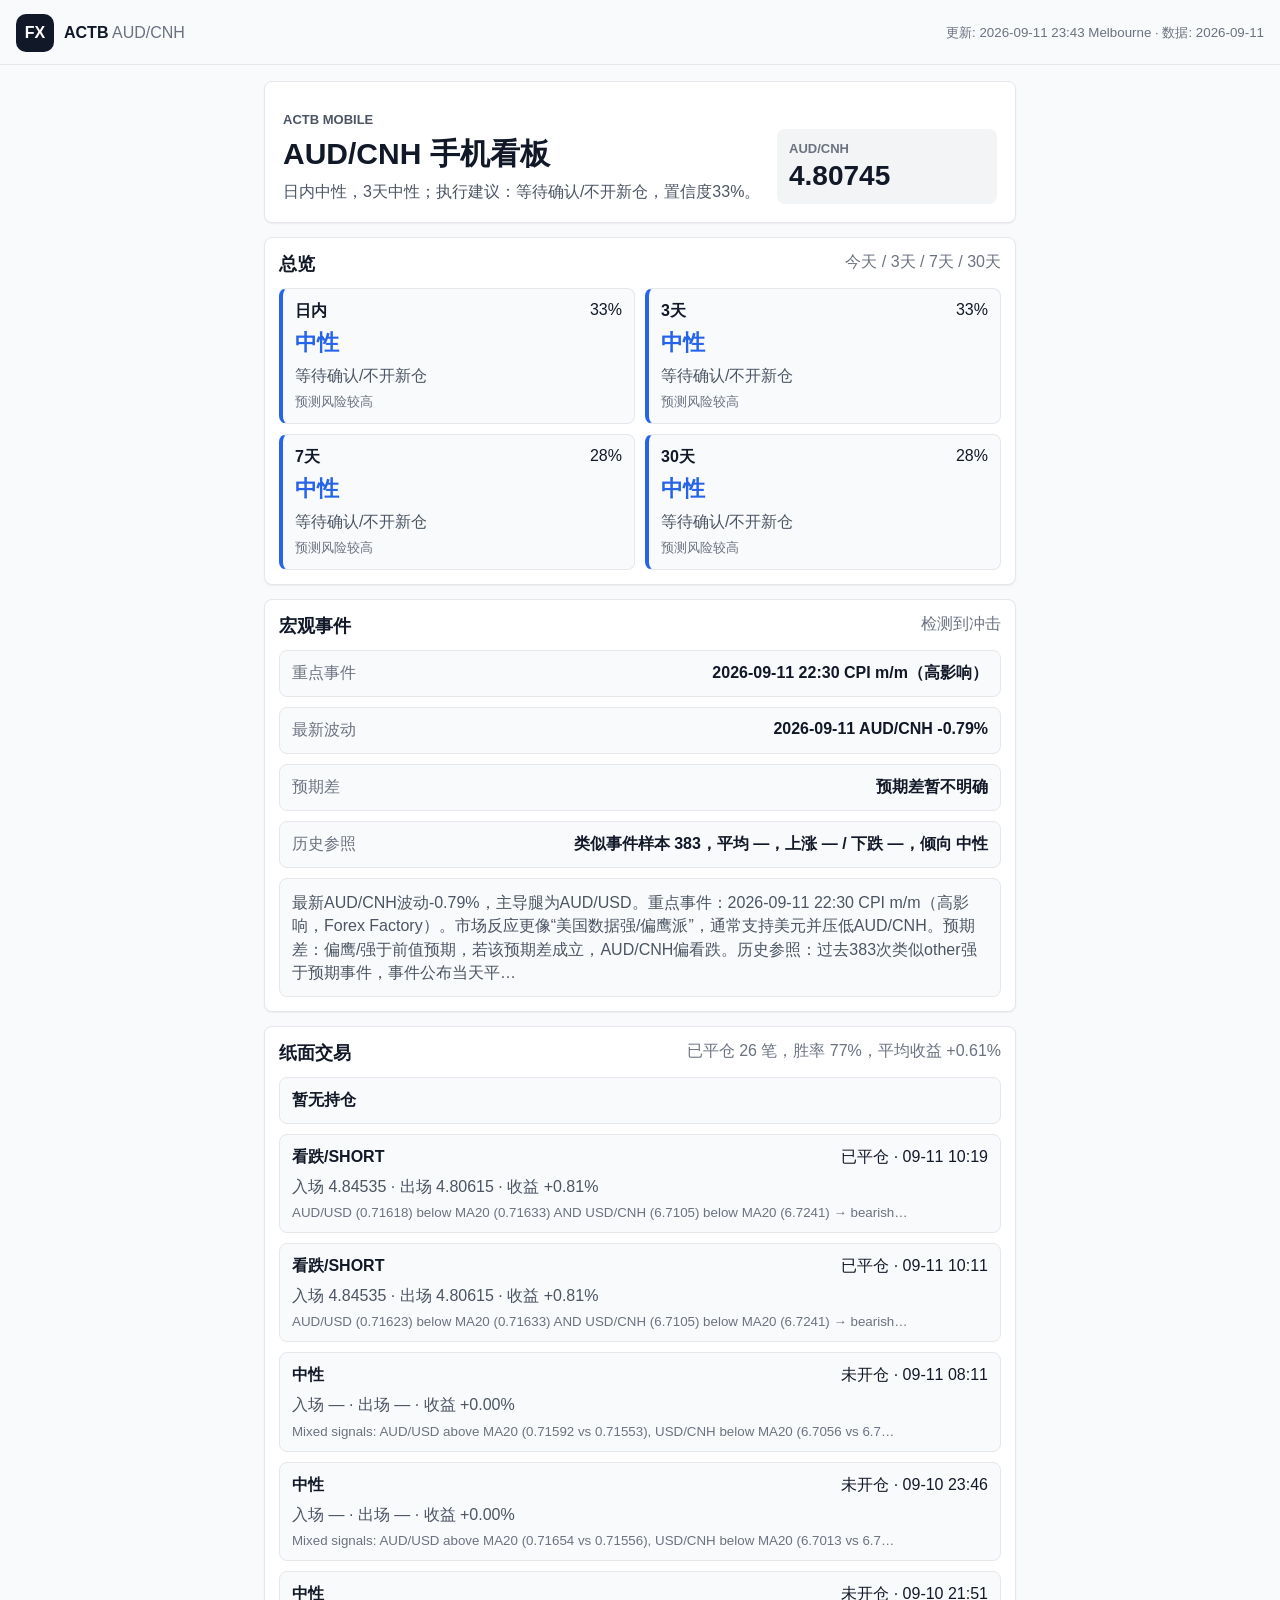
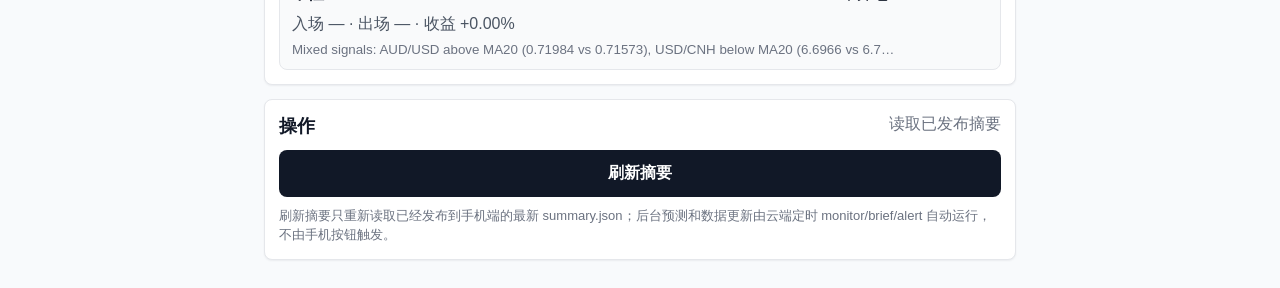
<file: index.html>
<!doctype html>
<html lang="zh-CN">
  <head>
    <meta charset="utf-8" />
    <meta name="viewport" content="width=device-width, initial-scale=1, viewport-fit=cover" />
    <meta name="theme-color" content="#f8fafc" />
    <meta name="apple-mobile-web-app-capable" content="yes" />
    <meta name="apple-mobile-web-app-status-bar-style" content="default" />
    <meta name="apple-mobile-web-app-title" content="ACTB" />
    <title>ACTB Mobile</title>
    <link rel="manifest" href="./manifest.webmanifest" />
    <link rel="apple-touch-icon" href="./icons/icon.svg" />
    <link rel="icon" href="./icons/icon.svg" />
    <link rel="stylesheet" href="./styles.css" />
  </head>
  <body>
    <header class="topbar">
      <div class="brand">
        <div class="mark">FX</div>
        <div>
          <strong>ACTB</strong>
          <span>AUD/CNH</span>
        </div>
      </div>
      <small id="updated">连接中</small>
    </header>

    <main id="app">
      <section class="status">
        <div class="mark">FX</div>
        <h1>ACTB Mobile</h1>
        <p>正在读取手机摘要。</p>
      </section>
    </main>

    <script src="./config.js"></script>
    <script src="./app.js"></script>
  </body>
</html>
</file>
<file: styles.css>
:root {
  color-scheme: light;
  font-family: Inter, -apple-system, BlinkMacSystemFont, "Segoe UI", sans-serif;
  background: #f8fafc;
  color: #111827;
}

* {
  box-sizing: border-box;
}

html,
body {
  min-height: 100%;
  margin: 0;
}

body {
  background: #f8fafc;
}

.topbar {
  position: sticky;
  top: 0;
  z-index: 3;
  display: flex;
  align-items: center;
  justify-content: space-between;
  gap: 14px;
  padding: max(14px, env(safe-area-inset-top)) 16px 12px;
  border-bottom: 1px solid #e5e7eb;
  background: rgba(248, 250, 252, 0.94);
  backdrop-filter: blur(16px);
}

.brand {
  display: flex;
  align-items: center;
  gap: 10px;
}

.brand span,
.topbar small,
.section-title span,
small,
.hint {
  color: #6b7280;
}

.mark {
  width: 38px;
  height: 38px;
  display: grid;
  place-items: center;
  border-radius: 10px;
  background: #111827;
  color: #fff;
  font-weight: 800;
  letter-spacing: 0;
}

#app {
  display: grid;
  gap: 14px;
  width: min(100%, 780px);
  margin: 0 auto;
  padding: 16px 14px calc(28px + env(safe-area-inset-bottom));
}

.hero,
.panel {
  border: 1px solid #e5e7eb;
  border-radius: 8px;
  background: #fff;
  box-shadow: 0 1px 2px rgba(15, 23, 42, 0.06);
}

.hero {
  display: grid;
  gap: 16px;
  padding: 18px;
}

.eyebrow {
  margin: 0 0 8px;
  color: #ef4444;
  font-size: 13px;
  font-weight: 800;
  text-transform: uppercase;
}

h1,
h2,
p {
  margin: 0;
}

h1 {
  font-size: 30px;
  line-height: 1.08;
}

.hero p {
  margin-top: 10px;
  color: #4b5563;
  line-height: 1.5;
}

.price {
  display: grid;
  gap: 4px;
  padding: 12px;
  border-radius: 8px;
  background: #f3f4f6;
}

.price span {
  color: #6b7280;
  font-size: 13px;
  font-weight: 700;
}

.price strong {
  font-size: 28px;
}

.panel {
  padding: 14px;
}

.section-title,
.row,
.line {
  display: flex;
  align-items: flex-start;
  justify-content: space-between;
  gap: 12px;
}

.section-title {
  margin-bottom: 12px;
}

.section-title h2 {
  font-size: 18px;
}

.horizon-grid {
  display: grid;
  grid-template-columns: repeat(2, minmax(0, 1fr));
  gap: 10px;
}

.horizon,
.trade,
.trade-active,
.line,
.note {
  border: 1px solid #e5e7eb;
  border-radius: 8px;
  background: #f9fafb;
}

.horizon {
  display: grid;
  gap: 6px;
  padding: 12px;
  border-left-width: 4px;
}

.horizon h2 {
  font-size: 22px;
}

.horizon p,
.trade p,
.note,
.empty {
  color: #4b5563;
  line-height: 1.45;
}

.bullish {
  border-left-color: #16a34a;
}

.bullish h2 {
  color: #16a34a;
}

.bearish {
  border-left-color: #ef4444;
}

.bearish h2 {
  color: #ef4444;
}

.neutral {
  border-left-color: #2563eb;
}

.neutral h2 {
  color: #2563eb;
}

.stack,
.trade-list {
  display: grid;
  gap: 10px;
}

.line,
.trade,
.trade-active,
.note {
  padding: 12px;
}

.line span {
  color: #6b7280;
  white-space: nowrap;
}

.line strong {
  text-align: right;
}

.trade-active {
  margin-bottom: 10px;
  color: #111827;
  font-weight: 700;
}

.trade {
  display: grid;
  gap: 7px;
}

.button-row {
  display: grid;
  gap: 10px;
}

.button {
  display: block;
  width: 100%;
  padding: 13px 14px;
  border: 0;
  border-radius: 8px;
  background: #111827;
  color: #fff;
  text-align: center;
  text-decoration: none;
  font: inherit;
  font-weight: 800;
  cursor: pointer;
}

.button.secondary {
  background: #e5e7eb;
  color: #111827;
}

.hint {
  margin-top: 10px;
  font-size: 13px;
  line-height: 1.45;
}

.status {
  min-height: 70vh;
  display: grid;
  align-content: center;
  justify-items: start;
  gap: 12px;
  padding: 28px 8px;
}

@media (min-width: 720px) {
  .hero {
    grid-template-columns: 1fr 220px;
    align-items: end;
  }
}
</file>
